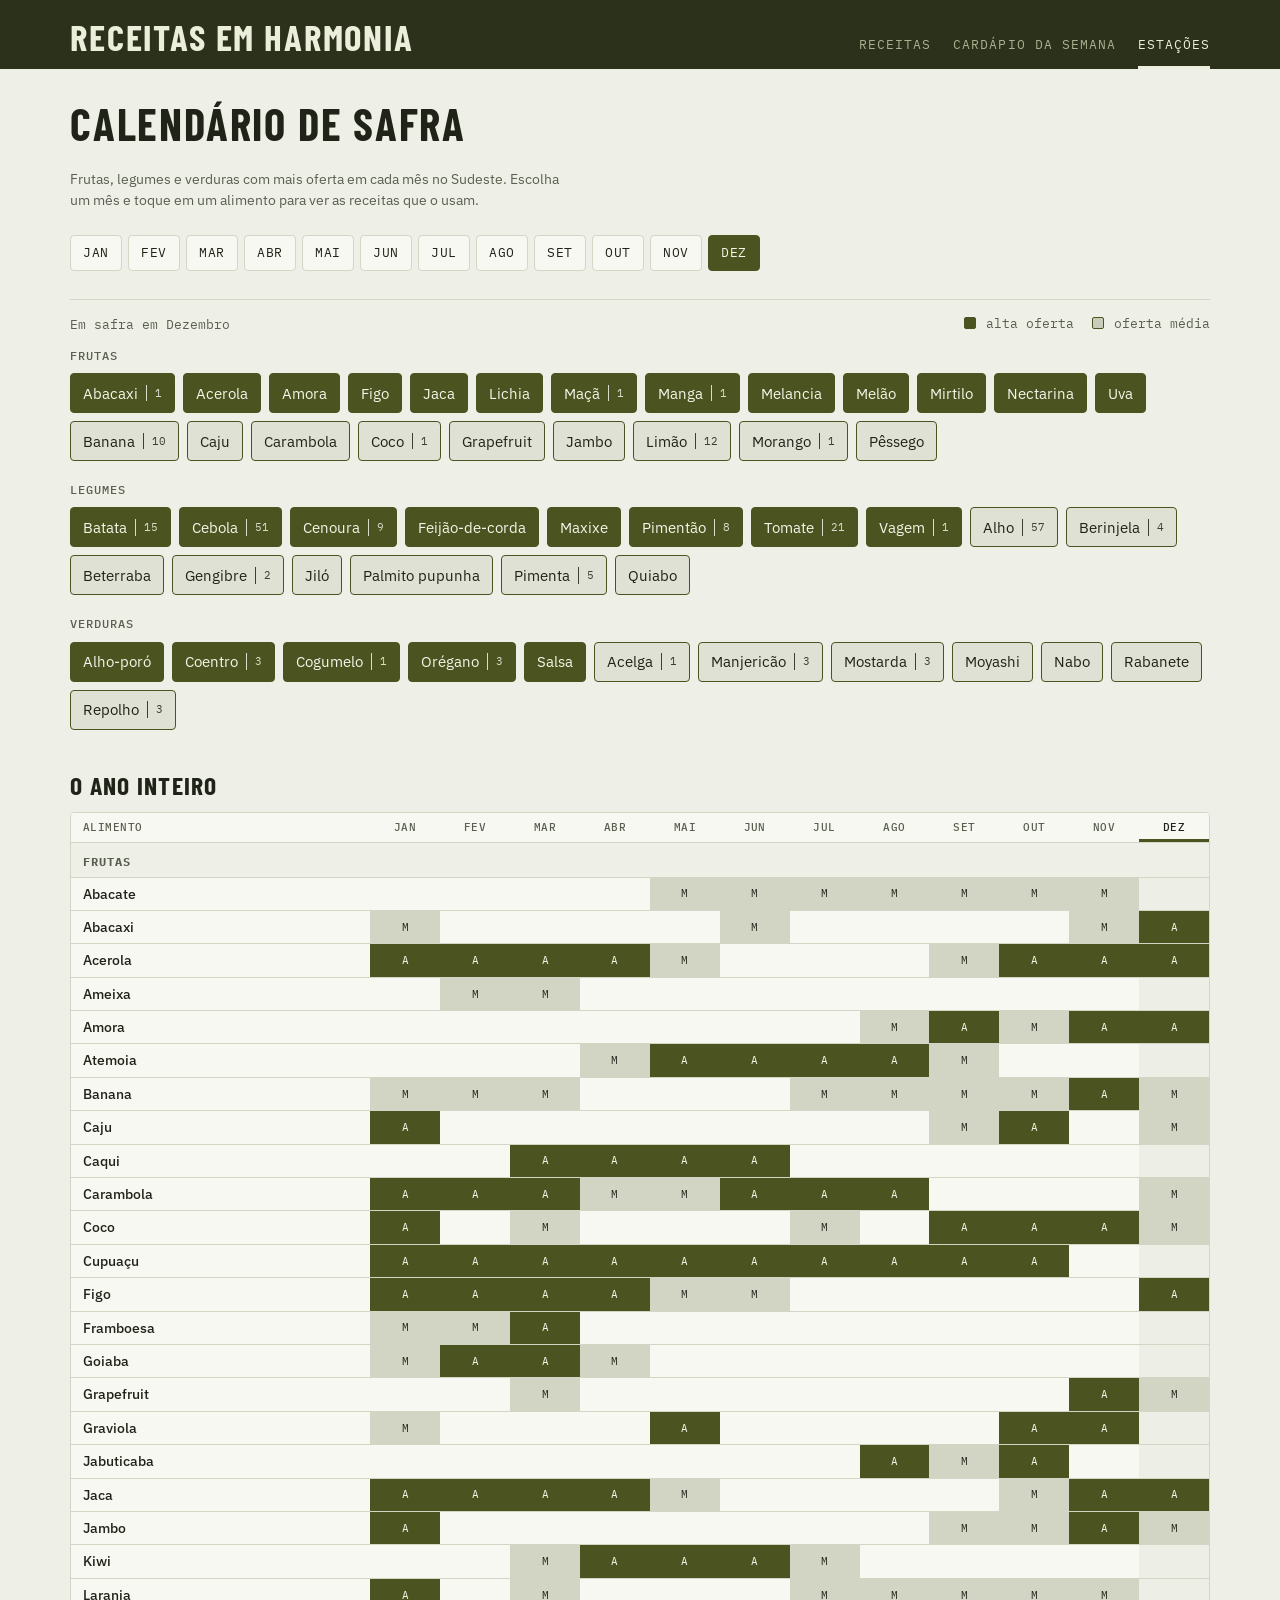
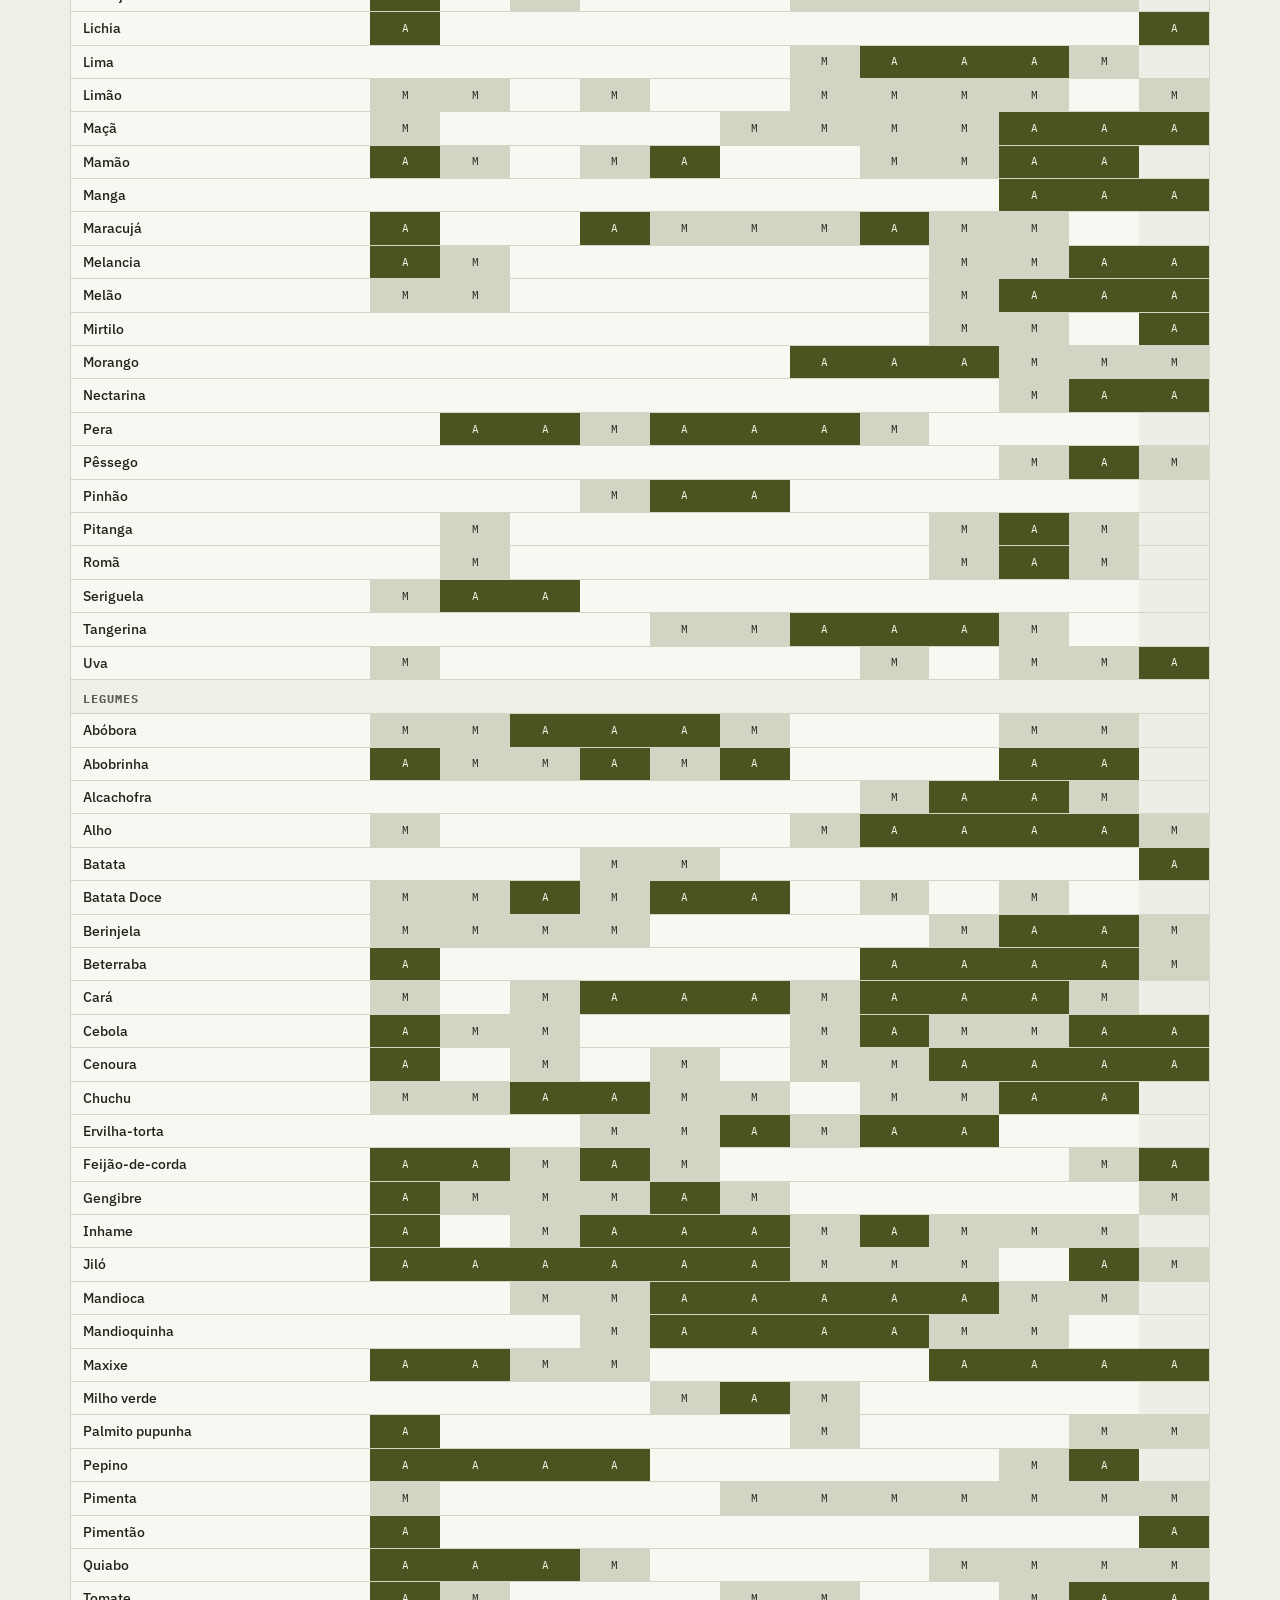
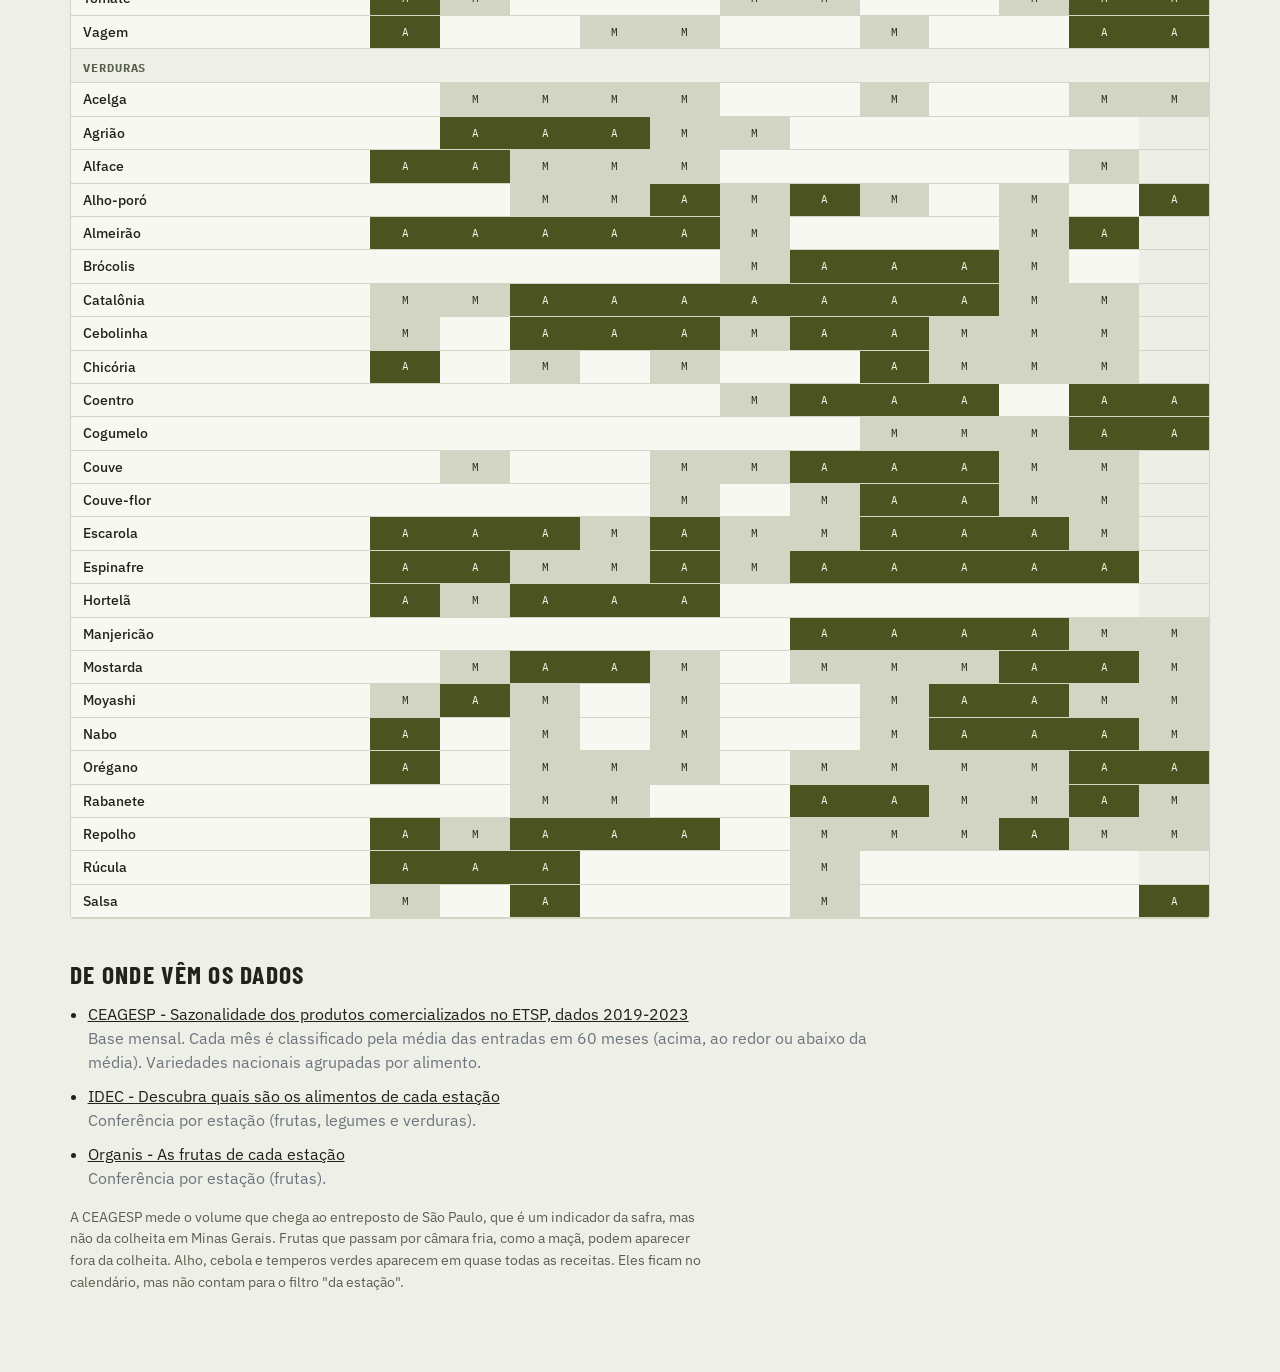
<file: estacoes.html>
<!DOCTYPE html>
<html lang="pt-BR">

<head>
    <meta charset="UTF-8">
    <meta name="viewport" content="width=device-width, initial-scale=1.0">
    <title>Calendário de safra - Receitas em Harmonia</title>
    <link rel="icon" href="imagens/favicon.svg" type="image/svg+xml">
    <link rel="icon" href="imagens/favicon.png" type="image/png">
    <link rel="apple-touch-icon" href="imagens/apple-touch-icon.png">
    <meta name="theme-color" content="#2B311B">
    <link rel="preconnect" href="https://fonts.googleapis.com">
    <link rel="preconnect" href="https://fonts.gstatic.com" crossorigin>
    <link rel="stylesheet" href="https://fonts.googleapis.com/css2?family=Barlow+Condensed:wght@600;700&family=IBM+Plex+Mono:wght@400;500&family=IBM+Plex+Sans:wght@400;500;600&display=swap">
    <link href="https://cdn.jsdelivr.net/npm/bootstrap@5.3.0/dist/css/bootstrap.min.css" rel="stylesheet">
    <link rel="stylesheet" href="styles.css">
</head>

<body>
    <header class="site-header">
        <div class="inner">
            <a class="brand" href="index.html">Receitas em Harmonia</a>
            <nav class="site-nav" aria-label="Principal">
                <a href="index.html">Receitas</a>
                <a href="gerador.html">Cardápio da semana</a>
                <a href="estacoes.html" aria-current="page">Estações</a>
            </nav>
        </div>
    </header>

    <div class="wrap">
        <main>
            <h1 class="page-title">Calendário de safra</h1>
            <p class="hint">
                Frutas, legumes e verduras com mais oferta em cada mês no Sudeste. Escolha um mês e toque em um
                alimento para ver as receitas que o usam.
            </p>

            <div class="month-picker" id="month-picker" role="group" aria-label="Mês"></div>

            <div id="loading" class="py-5 text-secondary">Carregando o calendário...</div>

            <section id="season-view" class="d-none" aria-live="polite">
                <div class="results-bar">
                    <span id="season-title"></span>
                    <span class="legend">
                        <span class="swatch swatch-high"></span> alta oferta
                        <span class="swatch swatch-mid"></span> oferta média
                    </span>
                </div>
                <div id="food-groups"></div>
                <div id="food-recipes" class="food-recipes d-none"></div>
            </section>

            <section id="matrix-view" class="d-none">
                <h2 class="section-title">O ano inteiro</h2>
                <div class="matrix-scroll" tabindex="0" role="region" aria-label="Tabela de safra por mês">
                    <table class="matrix" id="matrix"></table>
                </div>
            </section>

            <section id="sources" class="sources d-none">
                <h2 class="section-title">De onde vêm os dados</h2>
                <ul id="sources-list"></ul>
                <p id="sources-note"></p>
            </section>
        </main>
    </div>

    <script src="app.js"></script>
    <script>
        const { esc, MONTHS } = App;
        const SHORT = MONTHS.map(m => m.slice(0, 3));
        const TYPES = [['Fruta', 'Frutas'], ['Legume', 'Legumes'], ['Verdura', 'Verduras']];
        const LEVEL_LABEL = ['baixa', 'média', 'alta'];

        let recipes = [];
        let month = new Date().getMonth(); // 0 = janeiro
        let selectedFood = null;

        function recipesFor(food) {
            return recipes.filter(r => App.recipeFoods(r).some(f => f.nome === food.nome));
        }

        function renderMonthPicker() {
            const el = document.getElementById('month-picker');
            el.innerHTML = MONTHS.map((m, i) => `
                <button type="button" class="chip" data-m="${i}" aria-pressed="${i === month}"
                        aria-label="${m}">${SHORT[i]}</button>`).join('');
            el.querySelectorAll('button').forEach(b => b.addEventListener('click', () => {
                month = +b.dataset.m;
                selectedFood = null;
                renderAll();
            }));
        }

        function renderSeason() {
            const foods = App.getSeasonal().alimentos.filter(f => f.meses[month] > 0);
            document.getElementById('season-title').textContent = `Em safra em ${MONTHS[month]}`;
            document.getElementById('food-groups').innerHTML = TYPES.map(([tipo, plural]) => {
                const list = foods.filter(f => f.tipo === tipo)
                    .sort((a, b) => b.meses[month] - a.meses[month] || a.nome.localeCompare(b.nome, 'pt-BR'));
                if (!list.length) return '';
                return `
                    <div class="food-group">
                        <h2 class="section-label">${plural}</h2>
                        <div class="chips">
                            ${list.map(f => {
                                const n = recipesFor(f).length;
                                return `<button type="button" class="food ${f.meses[month] === 2 ? 'food-high' : 'food-mid'}"
                                            data-food="${esc(f.nome)}" aria-pressed="${selectedFood === f.nome}"
                                            aria-label="${esc(f.nome)}, oferta ${LEVEL_LABEL[f.meses[month]]}, ${n} receitas">
                                            ${esc(f.nome)}${n ? `<span class="food-n">${n}</span>` : ''}
                                        </button>`;
                            }).join('')}
                        </div>
                    </div>`;
            }).join('');
            document.querySelectorAll('.food').forEach(b => b.addEventListener('click', () => {
                selectedFood = selectedFood === b.dataset.food ? null : b.dataset.food;
                renderSeason();
                renderFoodRecipes();
            }));
        }

        function renderFoodRecipes() {
            const el = document.getElementById('food-recipes');
            const food = selectedFood && App.getSeasonal().alimentos.find(f => f.nome === selectedFood);
            if (!food) { el.classList.add('d-none'); return; }
            const list = recipesFor(food);
            el.classList.remove('d-none');
            el.innerHTML = `
                <h2 class="section-label">Receitas com ${esc(food.nome.toLowerCase())}</h2>
                ${list.length ? `<ul class="food-recipe-list">${list.map(r => `
                    <li><button type="button" class="slot-name" data-r="${esc(r.nome)}">${esc(r.nome)}</button></li>`).join('')}</ul>`
                    : '<p class="m-0 text-secondary">Nenhuma receita cadastrada usa este alimento.</p>'}`;
            el.querySelectorAll('[data-r]').forEach(b => b.addEventListener('click',
                () => App.showRecipeModal(recipes.find(r => r.nome === b.dataset.r))));
        }

        function renderMatrix() {
            const foods = App.getSeasonal().alimentos;
            const head = `<thead><tr><th scope="col" class="matrix-name">Alimento</th>${SHORT.map((m, i) =>
                `<th scope="col" class="${i === month ? 'now' : ''}">${m}</th>`).join('')}</tr></thead>`;
            const body = TYPES.map(([tipo, plural]) => {
                const list = foods.filter(f => f.tipo === tipo).sort((a, b) => a.nome.localeCompare(b.nome, 'pt-BR'));
                return `<tbody><tr class="matrix-group"><th colspan="13" scope="colgroup">${plural}</th></tr>${list.map(f => `
                    <tr><th scope="row" class="matrix-name">${esc(f.nome)}</th>${f.meses.map((v, i) =>
                        `<td class="lv${v}${i === month ? ' now' : ''}"><span class="visually-hidden">${LEVEL_LABEL[v]}</span><span aria-hidden="true">${v === 2 ? 'A' : v === 1 ? 'M' : ''}</span></td>`).join('')}</tr>`).join('')}</tbody>`;
            }).join('');
            document.getElementById('matrix').innerHTML = head + body;
        }

        function renderSources() {
            const meta = App.getSeasonal().meta;
            document.getElementById('sources-list').innerHTML = meta.fontes.map(f =>
                `<li><a href="${esc(f.url)}" target="_blank" rel="noopener">${esc(f.nome)}</a><br><span class="text-secondary">${esc(f.uso)}</span></li>`).join('');
            document.getElementById('sources-note').textContent = meta.observacao + ' ' + meta.observacao_base;
        }

        function renderAll() {
            renderMonthPicker();
            renderSeason();
            renderFoodRecipes();
            renderMatrix();
        }

        async function init() {
            try {
                [recipes] = await Promise.all([App.loadRecipes(), App.loadSeasonal()]);
                renderAll();
                renderSources();
                ['season-view', 'matrix-view', 'sources'].forEach(id => document.getElementById(id).classList.remove('d-none'));
                document.getElementById('loading').classList.add('d-none');
            } catch (error) {
                console.error(error);
                document.getElementById('loading').textContent = 'Não foi possível carregar o calendário. Se abriu o arquivo direto do disco, use um servidor local (por exemplo, python3 -m http.server).';
            }
        }

        document.addEventListener('DOMContentLoaded', init);
    </script>
    <script src="https://cdn.jsdelivr.net/npm/bootstrap@5.3.0/dist/js/bootstrap.bundle.min.js"></script>
</body>

</html>
</file>
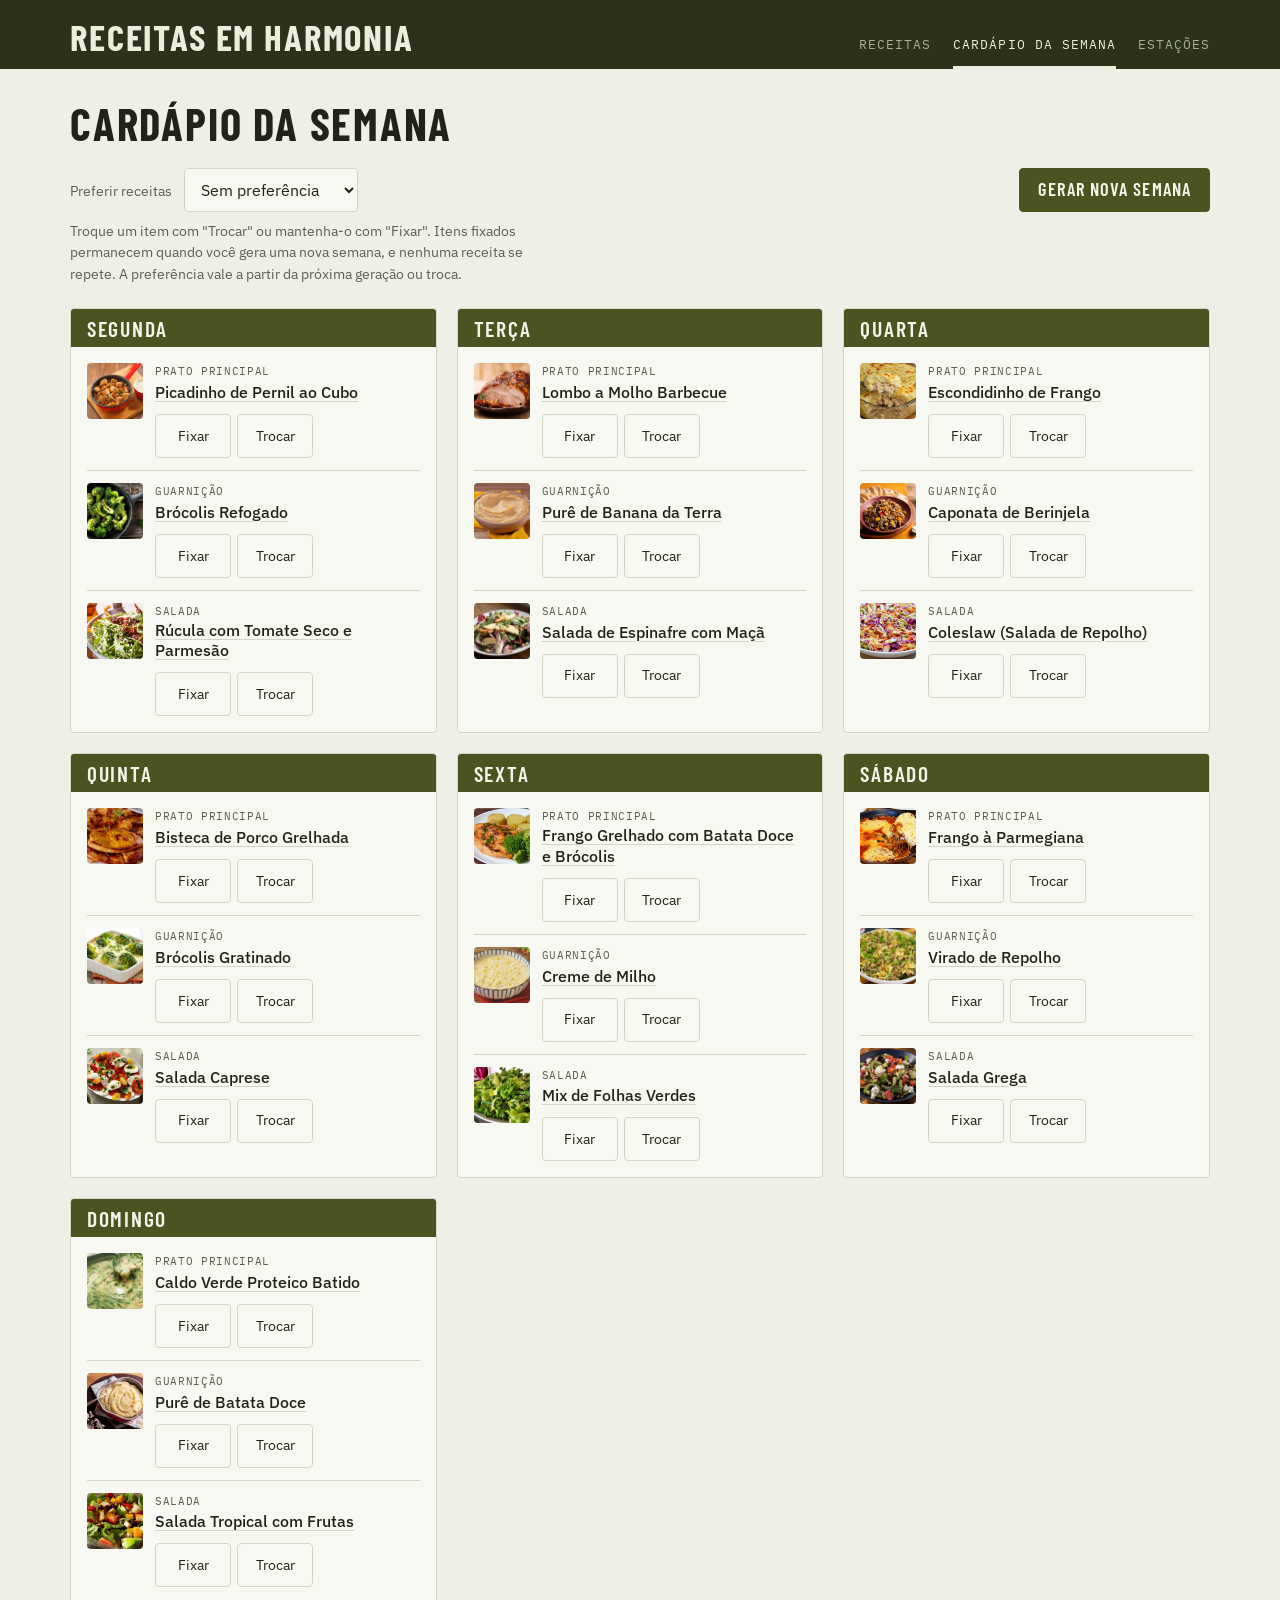
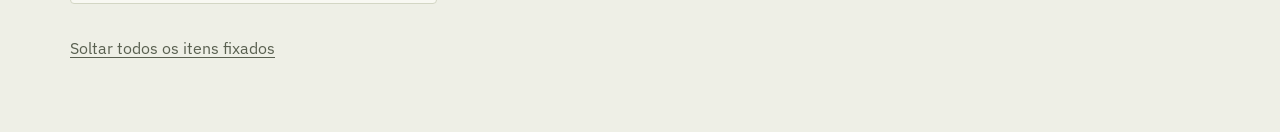
<file: gerador.html>
<!DOCTYPE html>
<html lang="pt-BR">

<head>
    <meta charset="UTF-8">
    <meta name="viewport" content="width=device-width, initial-scale=1.0">
    <title>Cardápio da semana - Receitas em Harmonia</title>
    <link rel="icon" href="imagens/favicon.svg" type="image/svg+xml">
    <link rel="icon" href="imagens/favicon.png" type="image/png">
    <link rel="apple-touch-icon" href="imagens/apple-touch-icon.png">
    <meta name="theme-color" content="#2B311B">
    <link rel="preconnect" href="https://fonts.googleapis.com">
    <link rel="preconnect" href="https://fonts.gstatic.com" crossorigin>
    <link rel="stylesheet" href="https://fonts.googleapis.com/css2?family=Barlow+Condensed:wght@600;700&family=IBM+Plex+Mono:wght@400;500&family=IBM+Plex+Sans:wght@400;500;600&display=swap">
    <link href="https://cdn.jsdelivr.net/npm/bootstrap@5.3.0/dist/css/bootstrap.min.css" rel="stylesheet">
    <link rel="stylesheet" href="styles.css">
</head>

<body>
    <header class="site-header">
        <div class="inner">
            <a class="brand" href="index.html">Receitas em Harmonia</a>
            <nav class="site-nav" aria-label="Principal">
                <a href="index.html">Receitas</a>
                <a href="gerador.html" aria-current="page">Cardápio da semana</a>
                <a href="estacoes.html">Estações</a>
            </nav>
        </div>
    </header>

    <div class="wrap">
        <main>
            <h1 class="page-title">Cardápio da semana</h1>

            <div class="toolbar">
                <div>
                    <label for="tag-pref">Preferir receitas</label>
                    <select id="tag-pref">
                        <option value="">Sem preferência</option>
                        <option>Rico em proteína</option>
                        <option>Rico em fibras</option>
                        <option>Baixo carboidrato</option>
                        <option>Leve</option>
                        <option>Textura macia</option>
                        <option>Pós-treino</option>
                        <option>Pré-treino</option>
                        <option value="__estacao">Da estação</option>
                    </select>
                </div>
                <button class="btn-solid" type="button" onclick="regenerateAll()">Gerar nova semana</button>
            </div>

            <p class="hint">
                Troque um item com "Trocar" ou mantenha-o com "Fixar". Itens fixados permanecem quando você gera uma
                nova semana, e nenhuma receita se repete. A preferência vale a partir da próxima geração ou troca.
            </p>

            <div id="loading" class="py-5 text-secondary">Montando o cardápio...</div>

            <div id="menu-grid" class="week-grid d-none"></div>

            <div class="mt-4 d-none" id="actions">
                <button class="btn-text" type="button" onclick="unlockAll()">Soltar todos os itens fixados</button>
            </div>
        </main>
    </div>

    <script src="app.js"></script>
    <script>
        const { esc, photoHTML } = App;
        const STORAGE_KEY = 'menu-semanal-v1';
        const PREF_KEY = 'menu-semanal-tag';
        const DAYS = ['Segunda', 'Terça', 'Quarta', 'Quinta', 'Sexta', 'Sábado', 'Domingo'];
        const SLOTS = [
            { key: 'main', cat: 'Prato Principal', label: 'Prato principal' },
            { key: 'side', cat: 'Guarnição', label: 'Guarnição' },
            { key: 'salad', cat: 'Salada', label: 'Salada' }
        ];

        let recipes = [];
        let menu = []; // [{main:{nome,locked}, side:{...}, salad:{...}}] x 7

        function save() {
            try { localStorage.setItem(STORAGE_KEY, JSON.stringify(menu)); } catch (e) { /* storage indisponível */ }
        }

        function load() {
            try {
                const saved = JSON.parse(localStorage.getItem(STORAGE_KEY));
                if (Array.isArray(saved) && saved.length === DAYS.length) return saved;
            } catch (e) { /* ignora */ }
            return null;
        }

        const findRecipe = nome => recipes.find(r => r.nome === nome);

        function usedNames() {
            return new Set(menu.flatMap(day => SLOTS.map(s => day[s.key]?.nome)).filter(Boolean));
        }

        // Sorteia uma receita da categoria evitando as já usadas na semana.
        function pick(cat, used, current) {
            let pool = recipes.filter(r => r.categorias.includes(cat));
            // Preferência por tag: usa só as receitas com a tag; se não houver nenhuma na categoria, ignora a preferência.
            const pref = document.getElementById('tag-pref').value;
            if (pref) {
                const month = new Date().getMonth();
                const preferred = pref === '__estacao'
                    ? pool.filter(r => App.foodsInSeason(r, month).length > 0)
                    : pool.filter(r => (r.tags || []).includes(pref));
                if (preferred.length) pool = preferred;
            }
            let candidates = pool.filter(r => !used.has(r.nome));
            if (candidates.length === 0) candidates = pool.filter(r => r.nome !== current); // pouca variedade: permite repetir
            if (candidates.length === 0) candidates = pool;
            return candidates.length ? candidates[Math.floor(Math.random() * candidates.length)] : null;
        }

        function regenerateAll() {
            // Mantém apenas itens fixados e válidos; o resto é sorteado de novo.
            menu = DAYS.map((_, d) => {
                const day = {};
                SLOTS.forEach(s => {
                    const cur = menu[d]?.[s.key];
                    if (cur?.locked && findRecipe(cur.nome)) day[s.key] = cur;
                });
                return day;
            });
            const used = usedNames();
            // Ordem aleatória dos dias evita que os primeiros dias fiquem sempre com as melhores opções.
            App.shuffle([...menu.keys()]).forEach(d => {
                SLOTS.forEach(s => {
                    if (menu[d][s.key]) return;
                    const r = pick(s.cat, used);
                    if (r) { menu[d][s.key] = { nome: r.nome, locked: false }; used.add(r.nome); }
                });
            });
            save();
            render();
        }

        function swap(d, key) {
            const slot = SLOTS.find(s => s.key === key);
            const cur = menu[d][key];
            const r = pick(slot.cat, usedNames(), cur?.nome);
            if (!r) return;
            menu[d][key] = { nome: r.nome, locked: false };
            save();
            render();
        }

        function toggleLock(d, key) {
            const cur = menu[d][key];
            if (!cur) return;
            cur.locked = !cur.locked;
            save();
            render();
        }

        function unlockAll() {
            menu.forEach(day => SLOTS.forEach(s => { if (day[s.key]) day[s.key].locked = false; }));
            save();
            render();
        }

        function render() {
            const grid = document.getElementById('menu-grid');
            grid.innerHTML = DAYS.map((dayName, d) => `
                <section class="day" aria-label="${dayName}">
                    <h2>${dayName}</h2>
                    ${SLOTS.map(s => slotHTML(d, s)).join('')}
                </section>`).join('');

            grid.querySelectorAll('[data-act]').forEach(btn => {
                const d = +btn.dataset.day, key = btn.dataset.slot;
                btn.addEventListener('click', () => {
                    if (btn.dataset.act === 'swap') swap(d, key);
                    else if (btn.dataset.act === 'lock') toggleLock(d, key);
                    else if (btn.dataset.act === 'open') App.showRecipeModal(findRecipe(menu[d][key].nome));
                });
            });
        }

        function slotHTML(d, s) {
            const item = menu[d][s.key];
            const r = item && findRecipe(item.nome);
            if (!r) return `<div class="slot"><span class="slot-cat">${s.label}</span><span class="text-secondary">Sem receita nesta categoria</span></div>`;
            const locked = item.locked;
            return `
                <div class="slot">
                    ${photoHTML(r)}
                    <div>
                        <div class="slot-cat">${s.label}</div>
                        <button type="button" class="slot-name" data-act="open" data-day="${d}" data-slot="${s.key}">${esc(r.nome)}</button>
                    </div>
                    <div class="slot-actions">
                        <button type="button" data-act="lock" data-day="${d}" data-slot="${s.key}" aria-pressed="${locked}"
                                aria-label="${locked ? 'Soltar' : 'Fixar'} ${esc(r.nome)}">${locked ? 'Fixado' : 'Fixar'}</button>
                        <button type="button" data-act="swap" data-day="${d}" data-slot="${s.key}"
                                aria-label="Trocar ${esc(r.nome)}">Trocar</button>
                    </div>
                </div>`;
        }

        async function init() {
            try {
                recipes = await App.loadRecipes();
                try { await App.loadSeasonal(); } catch (e) { console.error('Sazonalidade indisponível', e); }
                const prefEl = document.getElementById('tag-pref');
                try { prefEl.value = localStorage.getItem(PREF_KEY) || ''; } catch (e) { /* ignora */ }
                prefEl.addEventListener('change', () => {
                    try { localStorage.setItem(PREF_KEY, prefEl.value); } catch (e) { /* ignora */ }
                });
                const saved = load();
                if (saved) { menu = saved; } else { menu = DAYS.map(() => ({})); regenerateAll(); }
                // Receitas removidas do JSON são sorteadas de novo
                if (menu.some(day => SLOTS.some(s => !day[s.key] || !findRecipe(day[s.key].nome)))) {
                    menu.forEach(day => SLOTS.forEach(s => { if (day[s.key] && !findRecipe(day[s.key].nome)) delete day[s.key]; }));
                    regenerateAll();
                } else {
                    render();
                }
                document.getElementById('loading').classList.add('d-none');
                document.getElementById('menu-grid').classList.remove('d-none');
                document.getElementById('actions').classList.remove('d-none');
            } catch (error) {
                console.error(error);
                document.getElementById('loading').textContent = 'Não foi possível carregar as receitas. Se abriu o arquivo direto do disco, use um servidor local (por exemplo, python3 -m http.server).';
            }
        }

        document.addEventListener('DOMContentLoaded', init);
    </script>
    <script src="https://cdn.jsdelivr.net/npm/bootstrap@5.3.0/dist/js/bootstrap.bundle.min.js"></script>
</body>

</html>
</file>
<file: styles.css>
/* Receitas em Harmonia
   Direção: ficha de campo. Verde militar, títulos condensados em caixa-alta, rótulos em mono.
   Fontes: Barlow Condensed (títulos) + IBM Plex Sans (texto) + IBM Plex Mono (rótulos e números). */

:root {
    --bg: #EEEFE6;
    --surface: #F8F8F2;
    --ink: #1F2318;
    --ink-soft: #596050;
    --line: #D3D6C4;
    --accent: #4B5320;          /* verde militar */
    --accent-strong: #353B14;
    --accent-ink: #F4F5E8;
    --band: #2B311B;            /* faixa do cabeçalho */
    --band-ink: #ECEEDC;
    --band-soft: #A9B08F;
    --placeholder: #E0E3D0;
    --radius: 4px;
    --font-sans: 'IBM Plex Sans', system-ui, -apple-system, 'Segoe UI', sans-serif;
    --font-mono: 'IBM Plex Mono', ui-monospace, 'SF Mono', Menlo, monospace;
    --font-display: 'Barlow Condensed', 'Arial Narrow', Impact, sans-serif;
}

@media (prefers-color-scheme: dark) {
    :root:not([data-theme="light"]) {
        --bg: #14170E;
        --surface: #1B1F13;
        --ink: #ECEEDC;
        --ink-soft: #A5AC92;
        --line: #343A26;
        --accent: #A9BA64;
        --accent-strong: #C3D17F;
        --accent-ink: #14170E;
        --band: #0E1109;
        --band-ink: #ECEEDC;
        --band-soft: #8E967A;
        --placeholder: #242919;
        color-scheme: dark;
    }
}

* { box-sizing: border-box; }

body {
    margin: 0;
    background: var(--bg);
    color: var(--ink);
    font-family: var(--font-sans);
    font-size: 1rem;
    line-height: 1.5;
    -webkit-font-smoothing: antialiased;
}

h1, h2, h3, h4 {
    font-family: var(--font-sans);
    font-weight: 600;
    letter-spacing: -0.01em;
    text-wrap: balance;
    margin: 0;
}

a { color: inherit; }

button { font: inherit; color: inherit; }

:focus-visible {
    outline: 2px solid var(--accent);
    outline-offset: 2px;
}

.wrap {
    max-width: 1180px;
    margin-inline: auto;
    padding-inline: max(20px, env(safe-area-inset-left, 0px));
    padding-block: 0 64px;
}

/* === Cabeçalho e navegação === */
.site-header {
    background: var(--band);
    color: var(--band-ink);
    margin-bottom: 32px;
}

.site-header .inner {
    max-width: 1180px;
    margin-inline: auto;
    padding-inline: max(20px, env(safe-area-inset-left, 0px));
    padding-block: 18px 0;
    display: flex;
    flex-wrap: wrap;
    align-items: flex-end;
    justify-content: space-between;
    gap: 6px 24px;
}

.brand {
    font-family: var(--font-display);
    font-weight: 700;
    font-size: clamp(1.7rem, 4vw, 2.3rem);
    line-height: 1;
    text-transform: uppercase;
    letter-spacing: 0.05em;
    text-decoration: none;
    padding-bottom: 14px;
}

.site-nav { display: flex; gap: 22px; }

.site-nav a {
    font-family: var(--font-mono);
    font-size: 0.8rem;
    text-transform: uppercase;
    letter-spacing: 0.08em;
    text-decoration: none;
    color: var(--band-soft);
    padding: 10px 0 12px;
    border-bottom: 3px solid transparent;
}

.site-nav a:hover { color: var(--band-ink); }

.site-nav a[aria-current="page"] {
    color: var(--band-ink);
    border-bottom-color: var(--band-ink);
}

.page-title {
    font-family: var(--font-display);
    font-weight: 700;
    text-transform: uppercase;
    letter-spacing: 0.04em;
    font-size: clamp(2rem, 5vw, 2.8rem);
    line-height: 1;
    margin-bottom: 22px;
}

/* === Busca e filtros === */
.search-input {
    width: 100%;
    background: var(--surface);
    color: var(--ink);
    border: 1px solid var(--line);
    border-radius: var(--radius);
    padding: 12px 14px;
    font: inherit;
}

.search-input::placeholder { color: var(--ink-soft); }

.search-input:focus-visible { border-color: var(--accent); outline-offset: 0; }

.filter-group {
    display: grid;
    grid-template-columns: 8.5rem 1fr;
    gap: 8px 16px;
    align-items: baseline;
    margin-top: 18px;
}

.filter-label {
    font-family: var(--font-mono);
    font-size: 0.75rem;
    text-transform: uppercase;
    letter-spacing: 0.06em;
    color: var(--ink-soft);
}

.chips { display: flex; flex-wrap: wrap; gap: 8px; }

.chip {
    background: var(--surface);
    border: 1px solid var(--line);
    border-radius: var(--radius);
    padding: 7px 12px;
    font-size: 0.9rem;
    cursor: pointer;
    min-height: 36px;
}

.chip:hover { border-color: var(--accent); }

.chip.active,
.chip[aria-pressed="true"] {
    background: var(--accent);
    border-color: var(--accent);
    color: var(--accent-ink);
}

.results-bar {
    display: flex;
    align-items: baseline;
    justify-content: space-between;
    gap: 16px;
    margin: 28px 0 14px;
    padding-top: 14px;
    border-top: 1px solid var(--line);
    font-family: var(--font-mono);
    font-size: 0.8rem;
    color: var(--ink-soft);
}

.results-bar button {
    background: none;
    border: 0;
    padding: 4px 0;
    color: var(--accent);
    text-decoration: underline;
    text-underline-offset: 3px;
    cursor: pointer;
    font-family: var(--font-mono);
    font-size: 0.8rem;
}

/* === Grade de receitas === */
.recipe-grid {
    display: grid;
    grid-template-columns: repeat(auto-fill, minmax(230px, 1fr));
    gap: 24px 20px;
}

.recipe-card {
    display: flex;
    flex-direction: column;
    gap: 10px;
    cursor: pointer;
    min-width: 0;
}

.recipe-card .photo {
    aspect-ratio: 4 / 3;
    width: 100%;
    border-radius: var(--radius);
    border: 1px solid var(--line);
    transition: border-color 0.15s ease;
}

.recipe-card:hover .photo { border-color: var(--accent); }

.recipe-card:hover .recipe-title { text-decoration: underline; text-underline-offset: 3px; }

.recipe-title {
    font-size: 1.02rem;
    line-height: 1.3;
}

.recipe-meta {
    font-family: var(--font-mono);
    font-size: 0.75rem;
    color: var(--ink-soft);
    margin-top: 2px;
}

.verified {
    display: inline-block;
    color: var(--accent);
    border: 1px solid var(--accent);
    border-radius: 2px;
    padding: 0 5px;
    font-size: 0.65rem;
    text-transform: uppercase;
    letter-spacing: 0.1em;
    transform: rotate(-2deg);
}

/* === Foto e placeholder === */
.photo {
    display: block;
    object-fit: cover;
    background: var(--placeholder);
}

.photo-empty {
    display: flex;
    align-items: center;
    justify-content: center;
    color: var(--ink-soft);
    font-family: var(--font-mono);
    font-size: 0.72rem;
    text-transform: uppercase;
    letter-spacing: 0.06em;
    text-align: center;
    padding: 4px;
}

/* === Botões === */
.btn-solid,
.btn-line {
    font-family: var(--font-display);
    font-size: 1.15rem;
    text-transform: uppercase;
    letter-spacing: 0.06em;
    display: inline-flex;
    align-items: center;
    justify-content: center;
    min-height: 44px;
    padding: 0 18px;
    border-radius: var(--radius);
    border: 1px solid var(--accent);
    font-weight: 600;
    text-decoration: none;
    cursor: pointer;
}

.btn-solid { background: var(--accent); color: var(--accent-ink); }
.btn-solid:hover { background: var(--accent-strong); border-color: var(--accent-strong); }

.btn-line { background: transparent; color: var(--accent); }
.btn-line:hover { background: var(--accent); color: var(--accent-ink); }

.btn-text {
    background: none;
    border: 0;
    padding: 8px 0;
    color: var(--ink-soft);
    text-decoration: underline;
    text-underline-offset: 3px;
    cursor: pointer;
}

.btn-text:hover { color: var(--ink); }

/* === Cardápio semanal === */
.toolbar {
    display: flex;
    flex-wrap: wrap;
    align-items: center;
    justify-content: space-between;
    gap: 12px 20px;
    margin-bottom: 8px;
}

.toolbar label { color: var(--ink-soft); font-size: 0.9rem; margin-right: 8px; }

.toolbar select {
    background: var(--surface);
    color: var(--ink);
    border: 1px solid var(--line);
    border-radius: var(--radius);
    padding: 9px 12px;
    min-height: 44px;
    font: inherit;
}

.hint {
    color: var(--ink-soft);
    font-size: 0.9rem;
    max-width: 62ch;
    margin: 0 0 24px;
}

.week-grid {
    display: grid;
    grid-template-columns: repeat(auto-fill, minmax(320px, 1fr));
    gap: 20px;
}

.day {
    background: var(--surface);
    border: 1px solid var(--line);
    border-radius: var(--radius);
    padding: 0 16px 16px;
    min-width: 0;
    overflow: hidden;
}

.day h2 {
    margin: 0 -16px 4px;
    padding: 8px 16px 6px;
    background: var(--accent);
    color: var(--accent-ink);
    font-family: var(--font-display);
    font-weight: 600;
    font-size: 1.35rem;
    text-transform: uppercase;
    letter-spacing: 0.08em;
    line-height: 1.1;
}

.slot {
    display: grid;
    grid-template-columns: 56px minmax(0, 1fr);
    gap: 4px 12px;
    padding-block: 12px;
    border-bottom: 1px solid var(--line);
}

.slot:last-child { border-bottom: 0; padding-bottom: 0; }

.slot .photo { width: 56px; height: 56px; border-radius: 4px; grid-row: span 2; }

.slot-cat {
    font-family: var(--font-mono);
    font-size: 0.7rem;
    text-transform: uppercase;
    letter-spacing: 0.06em;
    color: var(--ink-soft);
}

.slot-name {
    background: none;
    border: 0;
    padding: 0;
    text-align: left;
    font-weight: 500;
    line-height: 1.3;
    cursor: pointer;
    text-decoration: underline;
    text-decoration-color: var(--line);
    text-underline-offset: 3px;
}

.slot-name:hover { text-decoration-color: var(--ink); }

.slot-actions {
    grid-column: 2;
    display: flex;
    gap: 6px;
    margin-top: 6px;
}

.slot-actions button {
    background: transparent;
    border: 1px solid var(--line);
    border-radius: 4px;
    min-height: 44px;
    min-width: 76px;
    padding: 0 12px;
    font-size: 0.85rem;
    cursor: pointer;
}

.slot-actions button:hover { border-color: var(--accent); }

.slot-actions button[aria-pressed="true"] {
    background: var(--accent);
    border-color: var(--accent);
    color: var(--accent-ink);
}

/* === Modal da receita (sobrescreve o Bootstrap) === */
.modal-content {
    background: var(--surface);
    color: var(--ink);
    border: 1px solid var(--line);
    border-radius: 8px;
}

.modal-title { font-family: var(--font-display); font-weight: 700; text-transform: uppercase; letter-spacing: 0.04em; font-size: 2rem; line-height: 1.05; }

.modal .btn-close { filter: none; }

@media (prefers-color-scheme: dark) {
    :root:not([data-theme="light"]) .modal .btn-close { filter: invert(1); }
}

.tag-list { display: flex; flex-wrap: wrap; gap: 6px; padding: 0; margin: 14px 0 0; list-style: none; }

.tag {
    border: 1px solid var(--line);
    border-radius: 4px;
    padding: 3px 8px;
    font-size: 0.78rem;
    color: var(--ink-soft);
}

.tag-accent { color: var(--accent); border-color: var(--accent); text-transform: uppercase; letter-spacing: 0.08em; font-family: var(--font-mono); font-size: 0.7rem; }

.section-label {
    font-family: var(--font-mono);
    font-size: 0.75rem;
    text-transform: uppercase;
    letter-spacing: 0.08em;
    color: var(--ink-soft);
    margin: 0 0 10px;
    font-weight: 500;
}

.ingredients { list-style: none; padding: 0; margin: 0; font-size: 0.95rem; }

.ingredients li {
    display: flex;
    justify-content: space-between;
    gap: 16px;
    padding: 8px 0;
    border-bottom: 1px dashed var(--line);
}

.ingredients li span:first-child { color: var(--ink-soft); }
.ingredients li span:last-child { text-align: right; font-weight: 500; }

.steps { counter-reset: step; list-style: none; padding: 0; margin: 0; }

.steps li {
    counter-increment: step;
    display: grid;
    grid-template-columns: 2rem 1fr;
    gap: 8px;
    margin-bottom: 14px;
    max-width: 68ch;
}

.steps li::before {
    content: counter(step);
    font-family: var(--font-mono);
    color: var(--ink-soft);
}

.empty-state {
    grid-column: 1 / -1;
    padding: 48px 0;
    color: var(--ink-soft);
}

.empty-state button { margin-top: 8px; }

/* === Celular === */
@media (max-width: 640px) {
    .filter-group { grid-template-columns: 1fr; margin-top: 14px; }
    .recipe-grid { grid-template-columns: repeat(2, minmax(0, 1fr)); gap: 20px 12px; }
    .recipe-title { font-size: 0.95rem; }
    .week-grid { grid-template-columns: minmax(0, 1fr); }
}

@media (prefers-reduced-motion: reduce) {
    * { transition: none !important; animation: none !important; }
}

/* === Filtros recolhíveis (só no celular) === */
.filters > summary {
    display: none;
    cursor: pointer;
    min-height: 44px;
    align-items: center;
    margin-top: 14px;
    padding: 0 14px;
    border: 1px solid var(--line);
    border-radius: var(--radius);
    background: var(--surface);
    font-weight: 500;
    list-style: none;
}

.filters > summary::-webkit-details-marker { display: none; }

@media (max-width: 640px) {
    .filters > summary { display: flex; }
}

.filters > summary::after { content: "+"; margin-left: auto; font-family: var(--font-mono); }
.filters[open] > summary::after { content: "\2212"; }

/* === Calendário de safra === */
.month-picker { display: flex; flex-wrap: wrap; gap: 6px; margin-bottom: 8px; }
.month-picker .chip { min-width: 52px; justify-content: center; padding-inline: 10px; font-family: var(--font-mono); font-size: 0.8rem; text-transform: uppercase; letter-spacing: 0.04em; }

.legend { display: inline-flex; align-items: center; gap: 6px 10px; flex-wrap: wrap; }
.swatch { display: inline-block; width: 12px; height: 12px; border-radius: 2px; border: 1px solid var(--accent); }
.swatch-high { background: var(--accent); }
.swatch-mid { background: color-mix(in srgb, var(--accent) 22%, transparent); margin-left: 8px; }

.food-group { margin-bottom: 22px; }

.food {
    display: inline-flex;
    align-items: center;
    gap: 8px;
    min-height: 40px;
    padding: 6px 12px;
    border-radius: var(--radius);
    border: 1px solid var(--accent);
    cursor: pointer;
    font-size: 0.95rem;
}

.food-high { background: var(--accent); color: var(--accent-ink); }
.food-mid { background: color-mix(in srgb, var(--accent) 14%, var(--surface)); color: var(--ink); }
.food[aria-pressed="true"] { outline: 2px solid var(--ink); outline-offset: 2px; }

.food-n {
    font-family: var(--font-mono);
    font-size: 0.7rem;
    opacity: 0.85;
    border-left: 1px solid currentColor;
    padding-left: 8px;
}

.food-recipes {
    background: var(--surface);
    border: 1px solid var(--line);
    border-radius: var(--radius);
    padding: 16px;
    margin-bottom: 8px;
}

.food-recipe-list { list-style: none; margin: 0; padding: 0; display: grid; grid-template-columns: repeat(auto-fill, minmax(240px, 1fr)); gap: 6px 20px; }
.food-recipe-list .slot-name { min-height: 36px; }

.section-title {
    font-family: var(--font-display);
    font-weight: 700;
    text-transform: uppercase;
    letter-spacing: 0.05em;
    font-size: 1.6rem;
    margin: 40px 0 12px;
}

.matrix-scroll { overflow-x: auto; border: 1px solid var(--line); border-radius: var(--radius); background: var(--surface); }
.matrix { border-collapse: collapse; width: 100%; min-width: 640px; font-size: 0.85rem; }
.matrix th, .matrix td { padding: 6px 4px; text-align: center; border-bottom: 1px solid var(--line); }
.matrix thead th { font-family: var(--font-mono); font-weight: 500; font-size: 0.7rem; text-transform: uppercase; letter-spacing: 0.04em; color: var(--ink-soft); position: sticky; top: 0; background: var(--surface); }
.matrix .matrix-name { text-align: left; padding-left: 12px; font-weight: 500; position: sticky; left: 0; background: var(--surface); min-width: 130px; }
.matrix-group th { text-align: left; padding: 10px 12px 6px; font-family: var(--font-mono); font-size: 0.72rem; text-transform: uppercase; letter-spacing: 0.08em; color: var(--ink-soft); background: var(--bg); }
.matrix td { font-family: var(--font-mono); font-size: 0.7rem; }
.matrix td.lv2 { background: var(--accent); color: var(--accent-ink); }
.matrix td.lv1 { background: color-mix(in srgb, var(--accent) 22%, transparent); color: var(--ink); }
.matrix th.now { color: var(--ink); box-shadow: inset 0 -3px 0 var(--accent); }
.matrix td.now:not(.lv2):not(.lv1) { background: color-mix(in srgb, var(--accent) 6%, transparent); }

.sources ul { padding-left: 1.1rem; max-width: 80ch; }
.sources li { margin-bottom: 10px; }
.sources p { color: var(--ink-soft); font-size: 0.9rem; max-width: 80ch; }

.season-note { margin: 12px 0 0; font-size: 0.88rem; color: var(--ink-soft); }
.season-note strong { color: var(--accent); font-weight: 600; }

@media (max-width: 640px) {
    .month-picker .chip { min-width: 46px; }
}
</file>
